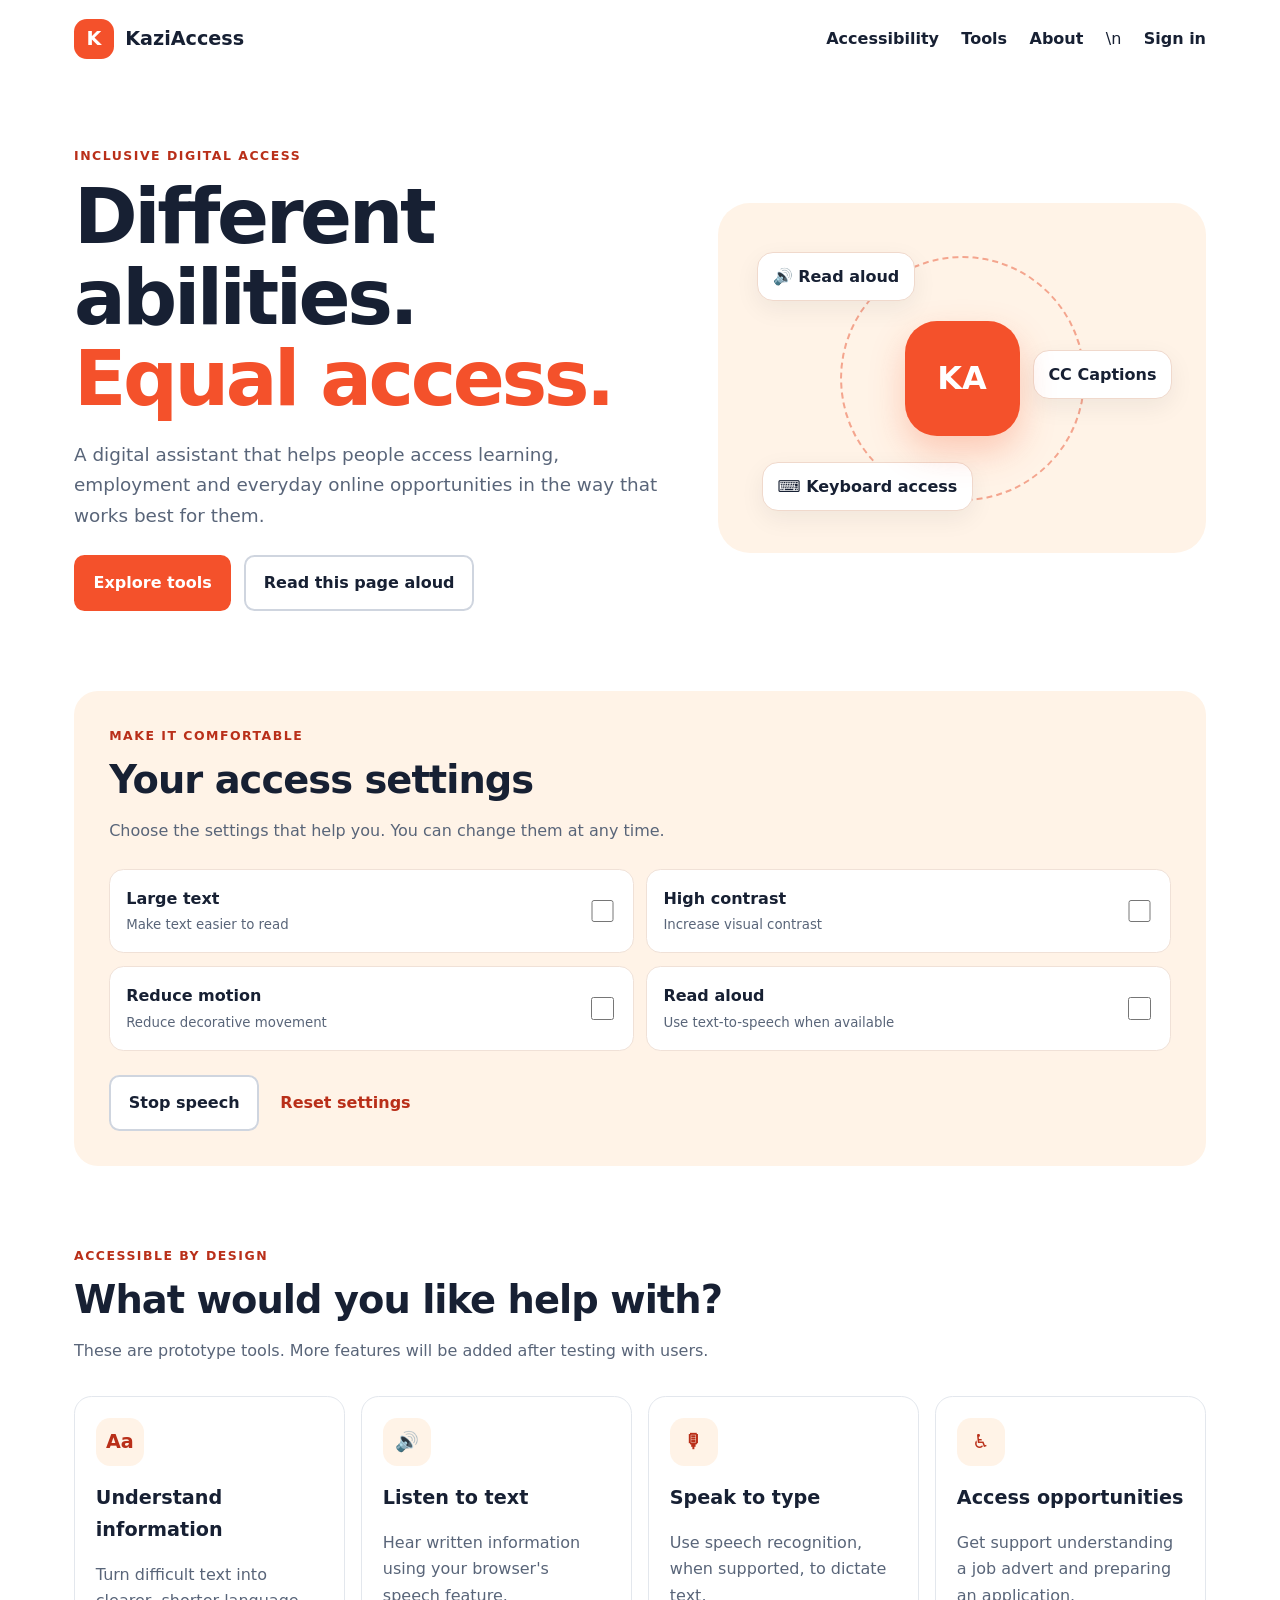
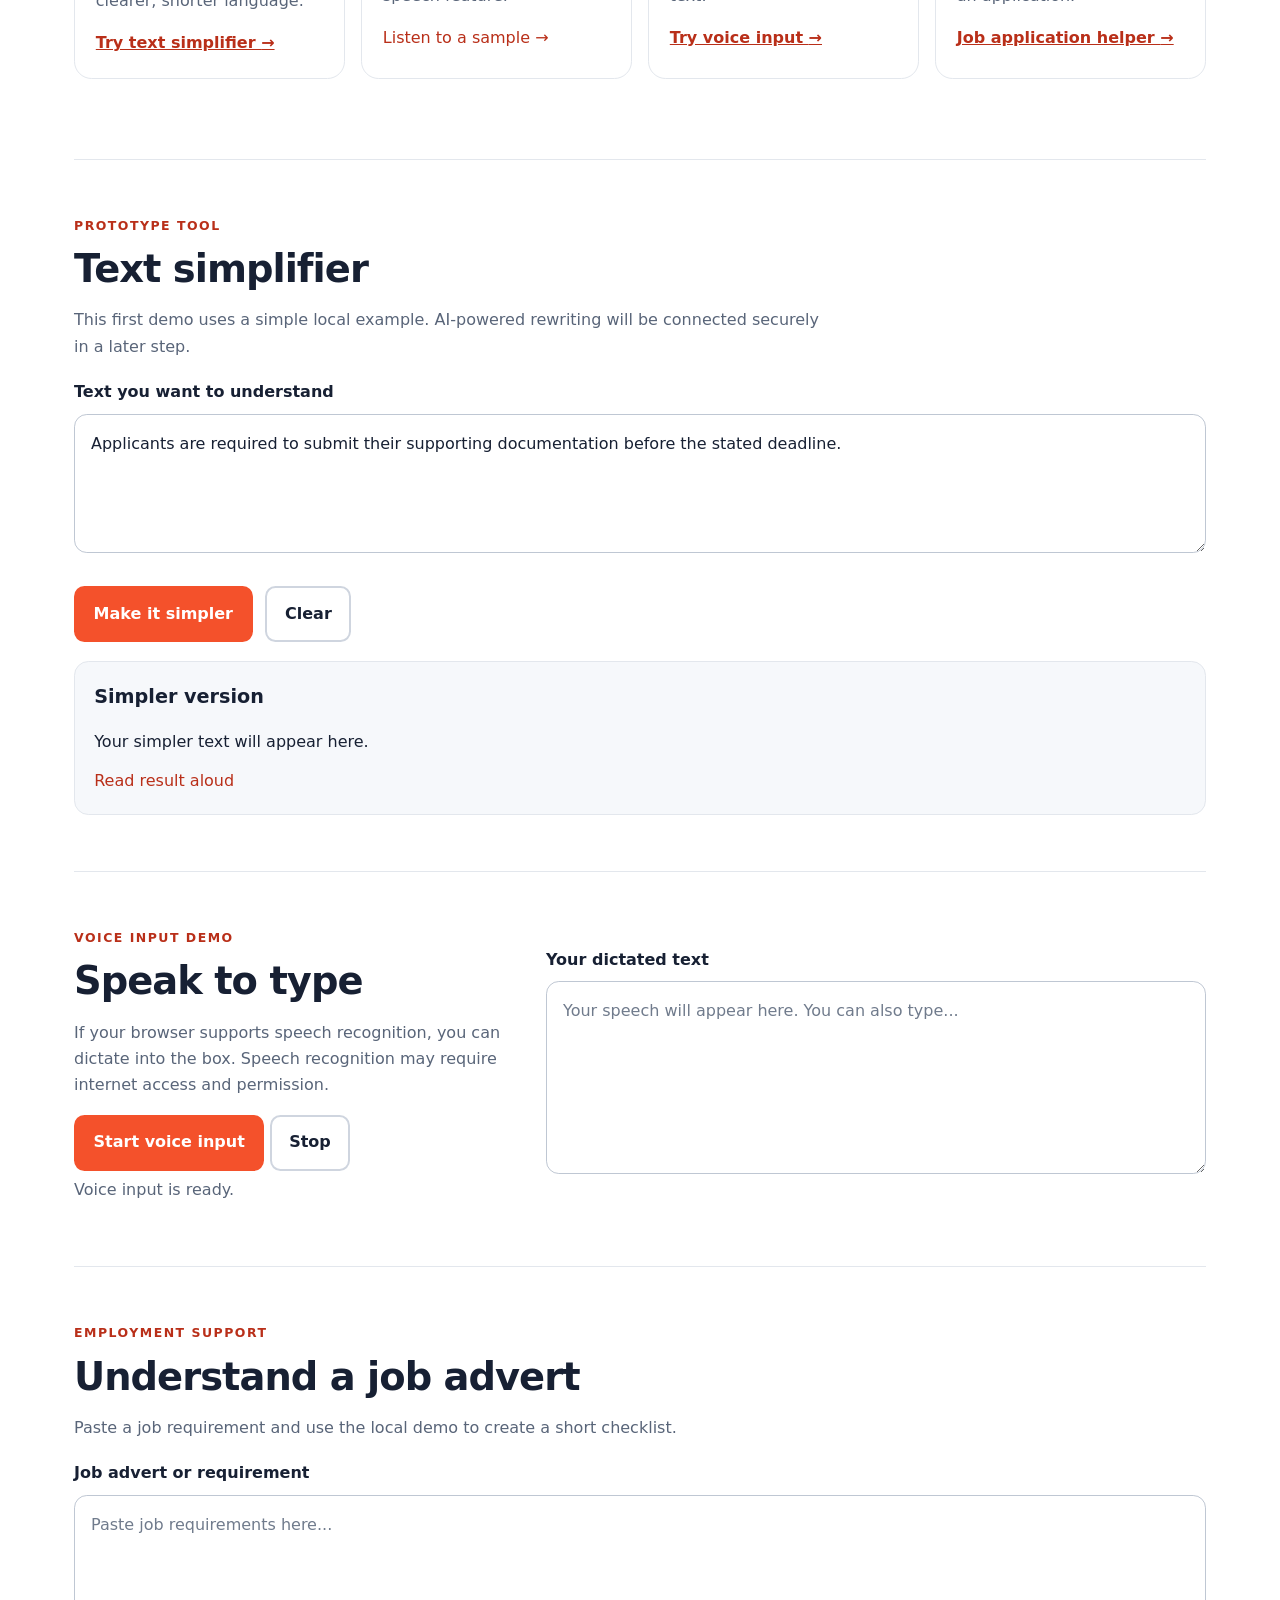
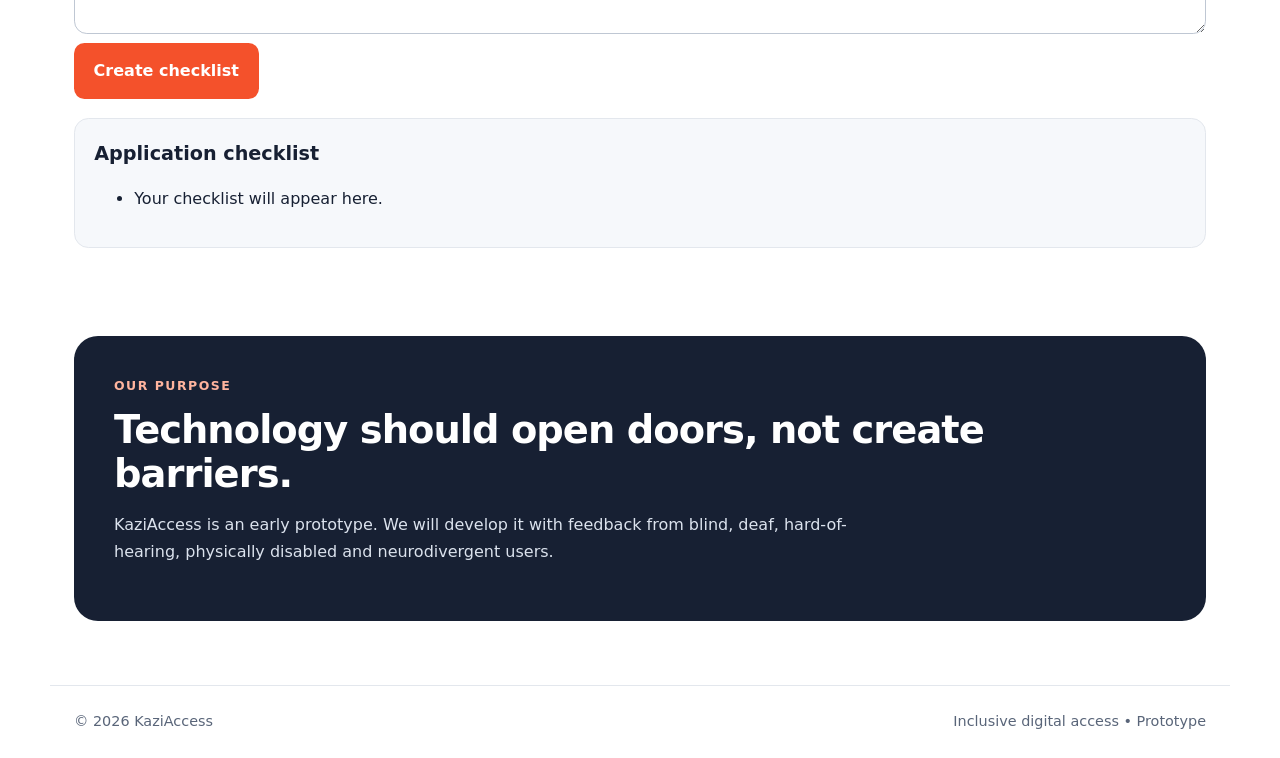
<file: index.html>
<!doctype html>
<html lang="en">
<head>
  <meta charset="utf-8">
  <meta name="viewport" content="width=device-width, initial-scale=1">
  <title>KaziAccess — Digital access for everyone</title>
  <meta name="description" content="An inclusive digital access prototype supporting different ways to read, hear, communicate and interact.">
  <link rel="stylesheet" href="style.css">
</head>
<body>
  <a class="skip-link" href="#main">Skip to main content</a>
  <header class="site-header">
    <a class="brand" href="#" aria-label="KaziAccess home">
      <span class="brand-mark" aria-hidden="true">K</span>
      <span>KaziAccess</span>
    </a>
    <nav aria-label="Main navigation">
      <a href="#accessibility">Accessibility</a>
      <a href="#tools">Tools</a>
      <a href="#about">About</a>\n      <a href="login.html">Sign in</a>
    </nav>
  </header>

  <main id="main">
    <section class="hero">
      <div class="hero-copy">
        <p class="eyebrow">INCLUSIVE DIGITAL ACCESS</p>
        <h1>Different abilities.<br><span>Equal access.</span></h1>
        <p class="intro">A digital assistant that helps people access learning, employment and everyday online opportunities in the way that works best for them.</p>
        <div class="hero-actions">
          <a class="button primary" href="#tools">Explore tools</a>
          <button class="button secondary" id="readIntro" type="button">Read this page aloud</button>
        </div>
      </div>
      <div class="hero-card" aria-label="KaziAccess accessibility features">
        <div class="orbit" aria-hidden="true"></div>
        <div class="feature-chip chip-one"><span aria-hidden="true">🔊</span> Read aloud</div>
        <div class="feature-chip chip-two"><span aria-hidden="true">CC</span> Captions</div>
        <div class="feature-chip chip-three"><span aria-hidden="true">⌨</span> Keyboard access</div>
        <div class="center-symbol" aria-hidden="true">KA</div>
      </div>
    </section>

    <section class="access-panel" id="accessibility" aria-labelledby="accessTitle">
      <div>
        <p class="eyebrow">MAKE IT COMFORTABLE</p>
        <h2 id="accessTitle">Your access settings</h2>
        <p class="muted">Choose the settings that help you. You can change them at any time.</p>
      </div>
      <div class="settings-grid">
        <label class="setting">
          <span><strong>Large text</strong><small>Make text easier to read</small></span>
          <input type="checkbox" id="largeText">
        </label>
        <label class="setting">
          <span><strong>High contrast</strong><small>Increase visual contrast</small></span>
          <input type="checkbox" id="highContrast">
        </label>
        <label class="setting">
          <span><strong>Reduce motion</strong><small>Reduce decorative movement</small></span>
          <input type="checkbox" id="reduceMotion">
        </label>
        <label class="setting">
          <span><strong>Read aloud</strong><small>Use text-to-speech when available</small></span>
          <input type="checkbox" id="readAloud">
        </label>
      </div>
      <div class="settings-actions">
        <button class="button secondary" id="stopReading" type="button">Stop speech</button>
        <button class="button text-button" id="resetSettings" type="button">Reset settings</button>
        <p id="settingsStatus" class="status" role="status" aria-live="polite"></p>
      </div>
    </section>

    <section class="tools-section" id="tools" aria-labelledby="toolsTitle">
      <p class="eyebrow">ACCESSIBLE BY DESIGN</p>
      <h2 id="toolsTitle">What would you like help with?</h2>
      <p class="muted">These are prototype tools. More features will be added after testing with users.</p>
      <div class="tool-grid">
        <article class="tool-card">
          <div class="tool-icon" aria-hidden="true">Aa</div>
          <h3>Understand information</h3>
          <p>Turn difficult text into clearer, shorter language.</p>
          <a href="#simplifier">Try text simplifier <span aria-hidden="true">→</span></a>
        </article>
        <article class="tool-card">
          <div class="tool-icon" aria-hidden="true">🔊</div>
          <h3>Listen to text</h3>
          <p>Hear written information using your browser's speech feature.</p>
          <button class="inline-action" id="listenSample" type="button">Listen to a sample <span aria-hidden="true">→</span></button>
        </article>
        <article class="tool-card">
          <div class="tool-icon" aria-hidden="true">🎙</div>
          <h3>Speak to type</h3>
          <p>Use speech recognition, when supported, to dictate text.</p>
          <a href="#voice">Try voice input <span aria-hidden="true">→</span></a>
        </article>
        <article class="tool-card">
          <div class="tool-icon" aria-hidden="true">♿</div>
          <h3>Access opportunities</h3>
          <p>Get support understanding a job advert and preparing an application.</p>
          <a href="#job-helper">Job application helper <span aria-hidden="true">→</span></a>
        </article>
      </div>
    </section>

    <section class="demo-section" id="simplifier" aria-labelledby="simplifierTitle">
      <div class="demo-heading">
        <p class="eyebrow">PROTOTYPE TOOL</p>
        <h2 id="simplifierTitle">Text simplifier</h2>
        <p class="muted">This first demo uses a simple local example. AI-powered rewriting will be connected securely in a later step.</p>
      </div>
      <label for="textInput" class="field-label">Text you want to understand</label>
      <textarea id="textInput" rows="4" placeholder="Paste a sentence or paragraph here...">Applicants are required to submit their supporting documentation before the stated deadline.</textarea>
      <div class="form-actions">
        <button class="button primary" id="simplifyText" type="button">Make it simpler</button>
        <button class="button secondary" id="clearText" type="button">Clear</button>
      </div>
      <div class="result-box" aria-labelledby="resultTitle">
        <h3 id="resultTitle">Simpler version</h3>
        <p id="simplifiedOutput" aria-live="polite">Your simpler text will appear here.</p>
        <button class="inline-action" id="readResult" type="button">Read result aloud</button>
      </div>
    </section>

    <section class="demo-section two-column" id="voice" aria-labelledby="voiceTitle">
      <div>
        <p class="eyebrow">VOICE INPUT DEMO</p>
        <h2 id="voiceTitle">Speak to type</h2>
        <p class="muted">If your browser supports speech recognition, you can dictate into the box. Speech recognition may require internet access and permission.</p>
        <button class="button primary" id="startVoice" type="button">Start voice input</button>
        <button class="button secondary" id="stopVoice" type="button">Stop</button>
        <p id="voiceStatus" class="status" role="status" aria-live="polite">Voice input is ready.</p>
      </div>
      <div>
        <label for="voiceOutput" class="field-label">Your dictated text</label>
        <textarea id="voiceOutput" rows="6" placeholder="Your speech will appear here. You can also type..."></textarea>
      </div>
    </section>

    <section class="demo-section" id="job-helper" aria-labelledby="jobTitle">
      <p class="eyebrow">EMPLOYMENT SUPPORT</p>
      <h2 id="jobTitle">Understand a job advert</h2>
      <p class="muted">Paste a job requirement and use the local demo to create a short checklist.</p>
      <label for="jobInput" class="field-label">Job advert or requirement</label>
      <textarea id="jobInput" rows="4" placeholder="Paste job requirements here..."></textarea>
      <button class="button primary" id="makeChecklist" type="button">Create checklist</button>
      <div class="result-box">
        <h3>Application checklist</h3>
        <ul id="jobChecklist" aria-live="polite"><li>Your checklist will appear here.</li></ul>
      </div>
    </section>

    <section class="closing" id="about">
      <p class="eyebrow">OUR PURPOSE</p>
      <h2>Technology should open doors, not create barriers.</h2>
      <p>KaziAccess is an early prototype. We will develop it with feedback from blind, deaf, hard-of-hearing, physically disabled and neurodivergent users.</p>
    </section>
  </main>

  <footer>
    <span>© <span id="year"></span> KaziAccess</span>
    <span>Inclusive digital access • Prototype</span>
  </footer>
  <script src="app.js"></script>
</body>
</html>
</file>
<file: style.css>
* { box-sizing: border-box; }
:root {
  --ink: #172033;
  --muted: #596579;
  --paper: #ffffff;
  --soft: #fff3e7;
  --accent: #f4512b;
  --accent-dark: #b92f19;
  --line: #e3e7ed;
  --focus: #005fcc;
  font-family: system-ui, -apple-system, BlinkMacSystemFont, "Segoe UI", sans-serif;
  color: var(--ink);
  background: var(--paper);
}
body { margin: 0; line-height: 1.65; }
a { color: var(--accent-dark); }
a:focus-visible, button:focus-visible, input:focus-visible, textarea:focus-visible {
  outline: 3px solid var(--focus); outline-offset: 3px;
}
.skip-link { position: absolute; left: 1rem; top: -5rem; background: #fff; padding: .75rem; z-index: 10; }
.skip-link:focus { top: 1rem; }
.site-header { max-width: 1180px; margin: auto; padding: 1.2rem 1.5rem; display: flex; align-items: center; justify-content: space-between; gap: 1rem; }
.brand { display: inline-flex; align-items: center; gap: .7rem; color: var(--ink); text-decoration: none; font-size: 1.2rem; font-weight: 800; }
.brand-mark { display: grid; place-items: center; width: 2.5rem; height: 2.5rem; border-radius: .8rem; color: #fff; background: var(--accent); }
nav { display: flex; gap: 1.4rem; flex-wrap: wrap; }
nav a { color: var(--ink); text-decoration: none; font-weight: 600; }
main { max-width: 1180px; margin: auto; padding: 0 1.5rem; }
.hero { display: grid; grid-template-columns: 1.1fr .9fr; gap: 3rem; align-items: center; padding: 4.2rem 0 5rem; }
.eyebrow { color: var(--accent-dark); letter-spacing: .12em; font-size: .78rem; font-weight: 800; margin: 0 0 .7rem; }
h1 { font-size: clamp(2.7rem, 6vw, 5rem); line-height: 1.05; letter-spacing: -.045em; margin: 0 0 1.3rem; }
h1 span { color: var(--accent); }
h2 { font-size: clamp(1.8rem, 3vw, 2.6rem); line-height: 1.15; letter-spacing: -.025em; margin: 0 0 1rem; }
h3 { margin: 0 0 .5rem; font-size: 1.2rem; }
.intro { max-width: 620px; color: var(--muted); font-size: 1.15rem; }
.hero-actions, .form-actions, .settings-actions { display: flex; gap: .8rem; align-items: center; flex-wrap: wrap; margin-top: 1.5rem; }
.button { border: 2px solid transparent; border-radius: .65rem; padding: .8rem 1.1rem; font: inherit; font-weight: 700; cursor: pointer; text-decoration: none; display: inline-flex; align-items: center; justify-content: center; min-height: 48px; }
.primary { background: var(--accent); color: #fff; }
.primary:hover { background: var(--accent-dark); }
.secondary { border-color: #cfd5df; background: #fff; color: var(--ink); }
.secondary:hover { background: #f5f7fa; }
.text-button { background: transparent; color: var(--accent-dark); padding-inline: .4rem; }
.hero-card { min-height: 350px; position: relative; border-radius: 2rem; background: var(--soft); display: grid; place-items: center; overflow: hidden; }
.orbit { width: 245px; height: 245px; border: 2px dashed #f4a58e; border-radius: 50%; }
.center-symbol { position: absolute; display: grid; place-items: center; width: 115px; height: 115px; border-radius: 2rem; background: var(--accent); color: #fff; font-size: 2rem; font-weight: 900; box-shadow: 0 15px 35px #f4512b44; }
.feature-chip { position: absolute; background: #fff; border: 1px solid #f0d9cc; border-radius: 1rem; padding: .65rem .9rem; font-weight: 700; box-shadow: 0 8px 24px #17203310; }
.chip-one { top: 14%; left: 8%; } .chip-two { right: 7%; top: 42%; } .chip-three { bottom: 12%; left: 9%; }
.access-panel { background: var(--soft); border-radius: 1.5rem; padding: 2.2rem; margin-bottom: 5rem; }
.muted { color: var(--muted); }
.settings-grid { display: grid; grid-template-columns: repeat(2, 1fr); gap: .8rem; margin-top: 1.5rem; }
.setting { display: flex; align-items: center; justify-content: space-between; gap: 1rem; background: #fff; padding: 1rem; border: 1px solid #f0e1d7; border-radius: .9rem; cursor: pointer; }
.setting span { display: grid; gap: .15rem; }
.setting small { color: var(--muted); }
input[type="checkbox"] { width: 1.4rem; height: 1.4rem; accent-color: var(--accent); flex: 0 0 auto; }
.status { color: var(--muted); margin: .4rem 0; }
.tools-section { padding: 0 0 5rem; }
.tool-grid { display: grid; grid-template-columns: repeat(4, 1fr); gap: 1rem; margin-top: 2rem; }
.tool-card { border: 1px solid var(--line); border-radius: 1.1rem; padding: 1.3rem; }
.tool-icon { display: grid; place-items: center; width: 3rem; height: 3rem; border-radius: .9rem; background: var(--soft); color: var(--accent-dark); font-weight: 900; font-size: 1.2rem; margin-bottom: 1rem; }
.tool-card p { color: var(--muted); }
.tool-card a, .inline-action { font-weight: 750; color: var(--accent-dark); }
.inline-action { border: 0; background: transparent; padding: 0; font: inherit; cursor: pointer; text-align: left; }
.demo-section { border-top: 1px solid var(--line); padding: 3.5rem 0; }
.demo-heading { max-width: 750px; }
.field-label { display: block; font-weight: 750; margin: 1.2rem 0 .5rem; }
textarea { width: 100%; resize: vertical; border: 1px solid #bfc7d3; border-radius: .8rem; padding: 1rem; font: inherit; color: var(--ink); background: #fff; min-height: 120px; }
textarea::placeholder { color: #707b8c; }
.result-box { background: #f6f8fb; border: 1px solid var(--line); border-radius: .9rem; padding: 1.2rem; margin-top: 1.2rem; }
.result-box p { margin-bottom: .8rem; }
.two-column { display: grid; grid-template-columns: .8fr 1.2fr; gap: 2rem; align-items: start; }
.closing { background: var(--ink); color: #fff; border-radius: 1.5rem; padding: 2.5rem; margin: 2rem 0 4rem; }
.closing .eyebrow { color: #ffb49e; }
.closing p:last-child { color: #dbe2ed; max-width: 750px; }
footer { max-width: 1180px; margin: auto; padding: 1.5rem; display: flex; justify-content: space-between; gap: 1rem; color: var(--muted); border-top: 1px solid var(--line); font-size: .9rem; }
body.large-text { font-size: 1.2rem; }
body.large-text h1 { font-size: clamp(3rem, 7vw, 5.5rem); }
body.high-contrast { --ink: #000; --muted: #222; --paper: #fff; --soft: #fff; --accent: #b00000; --accent-dark: #800000; --line: #000; }
body.high-contrast .tool-card, body.high-contrast .setting, body.high-contrast .result-box { border: 2px solid #000; }
body.reduce-motion *, body.reduce-motion *::before, body.reduce-motion *::after { animation: none !important; transition: none !important; scroll-behavior: auto !important; }
@media (max-width: 850px) {
  .hero { grid-template-columns: 1fr; gap: 2rem; padding-top: 2.5rem; }
  .hero-card { min-height: 280px; }
  .tool-grid { grid-template-columns: repeat(2, 1fr); }
  .two-column { grid-template-columns: 1fr; }
}
@media (max-width: 560px) {
  .site-header { align-items: flex-start; flex-direction: column; }
  nav { gap: .8rem; }
  main { padding: 0 1rem; }
  .settings-grid, .tool-grid { grid-template-columns: 1fr; }
  .access-panel { padding: 1.2rem; }
  footer { flex-direction: column; }
  .hero-card { min-height: 250px; }
  .orbit { width: 190px; height: 190px; }
}
@media (prefers-reduced-motion: reduce) {
  *, *::before, *::after { animation-duration: .01ms !important; animation-iteration-count: 1 !important; transition-duration: .01ms !important; scroll-behavior: auto !important; }
}
</file>
